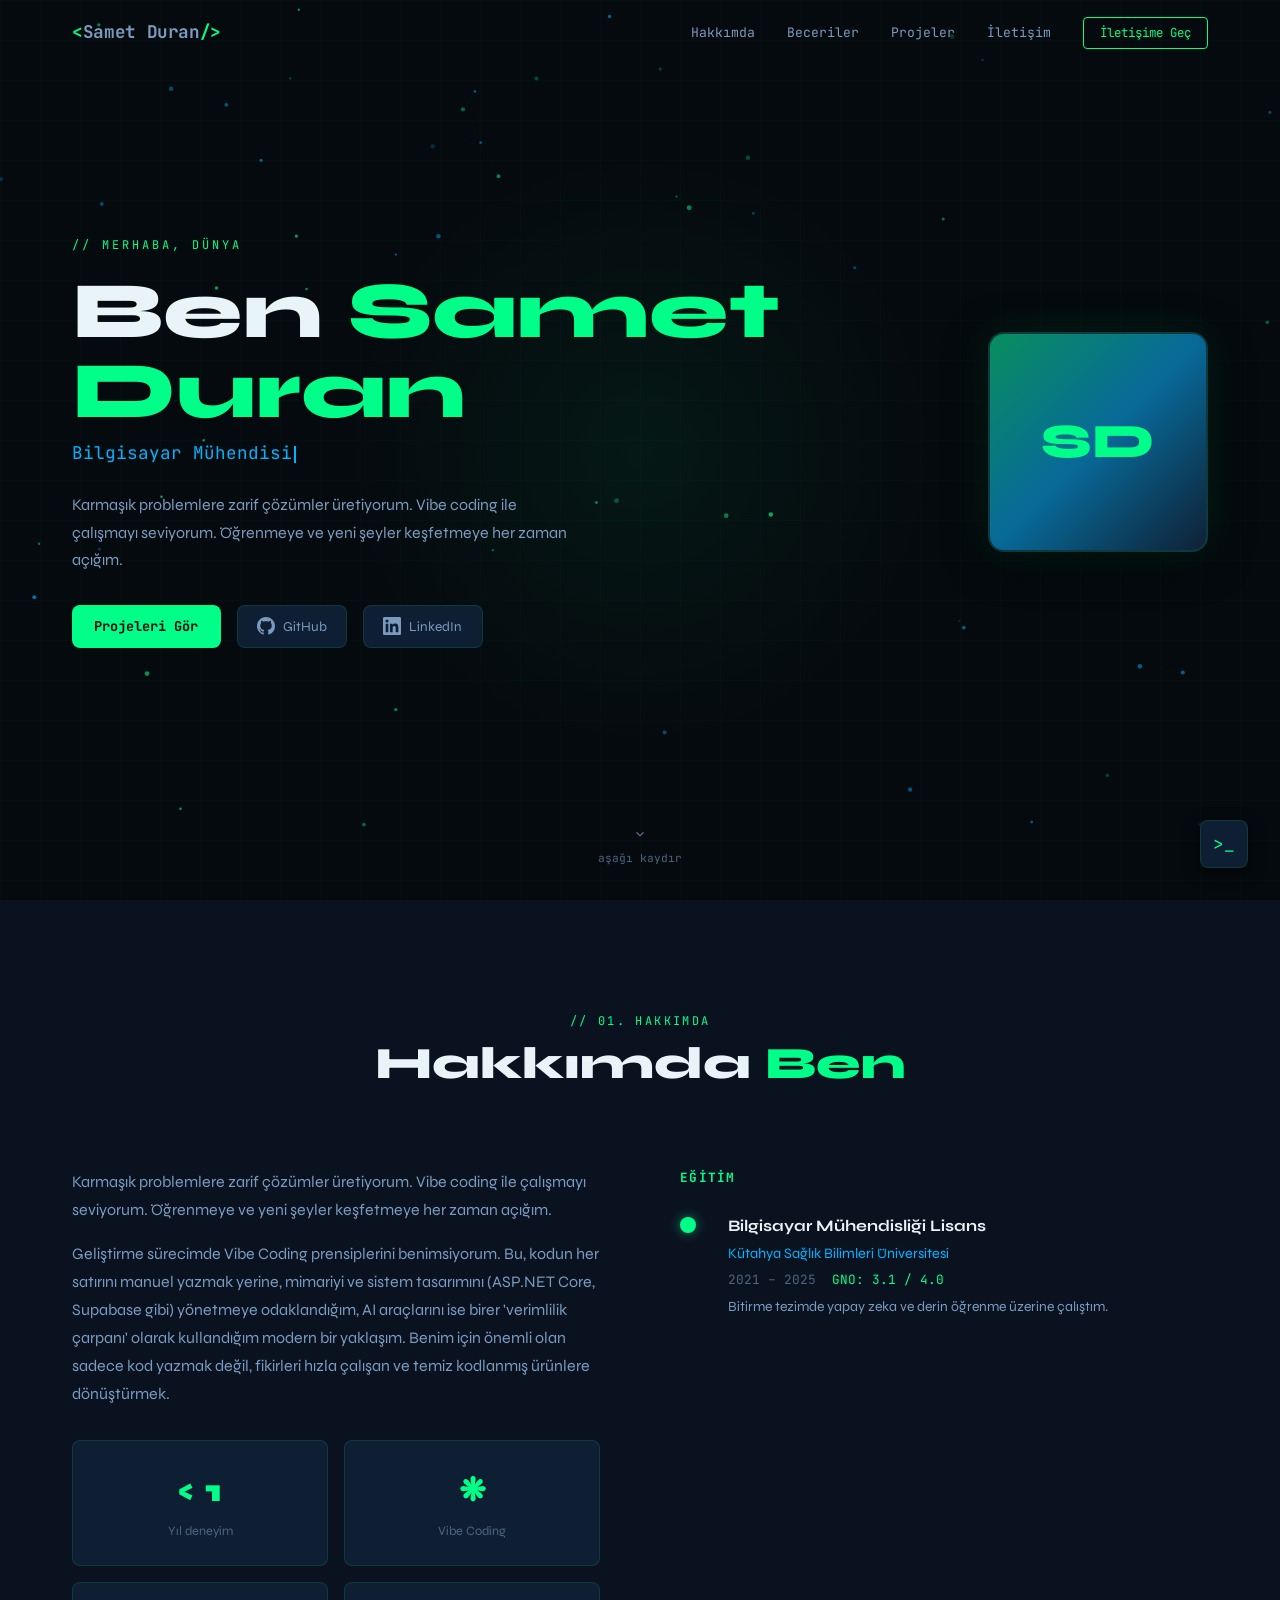
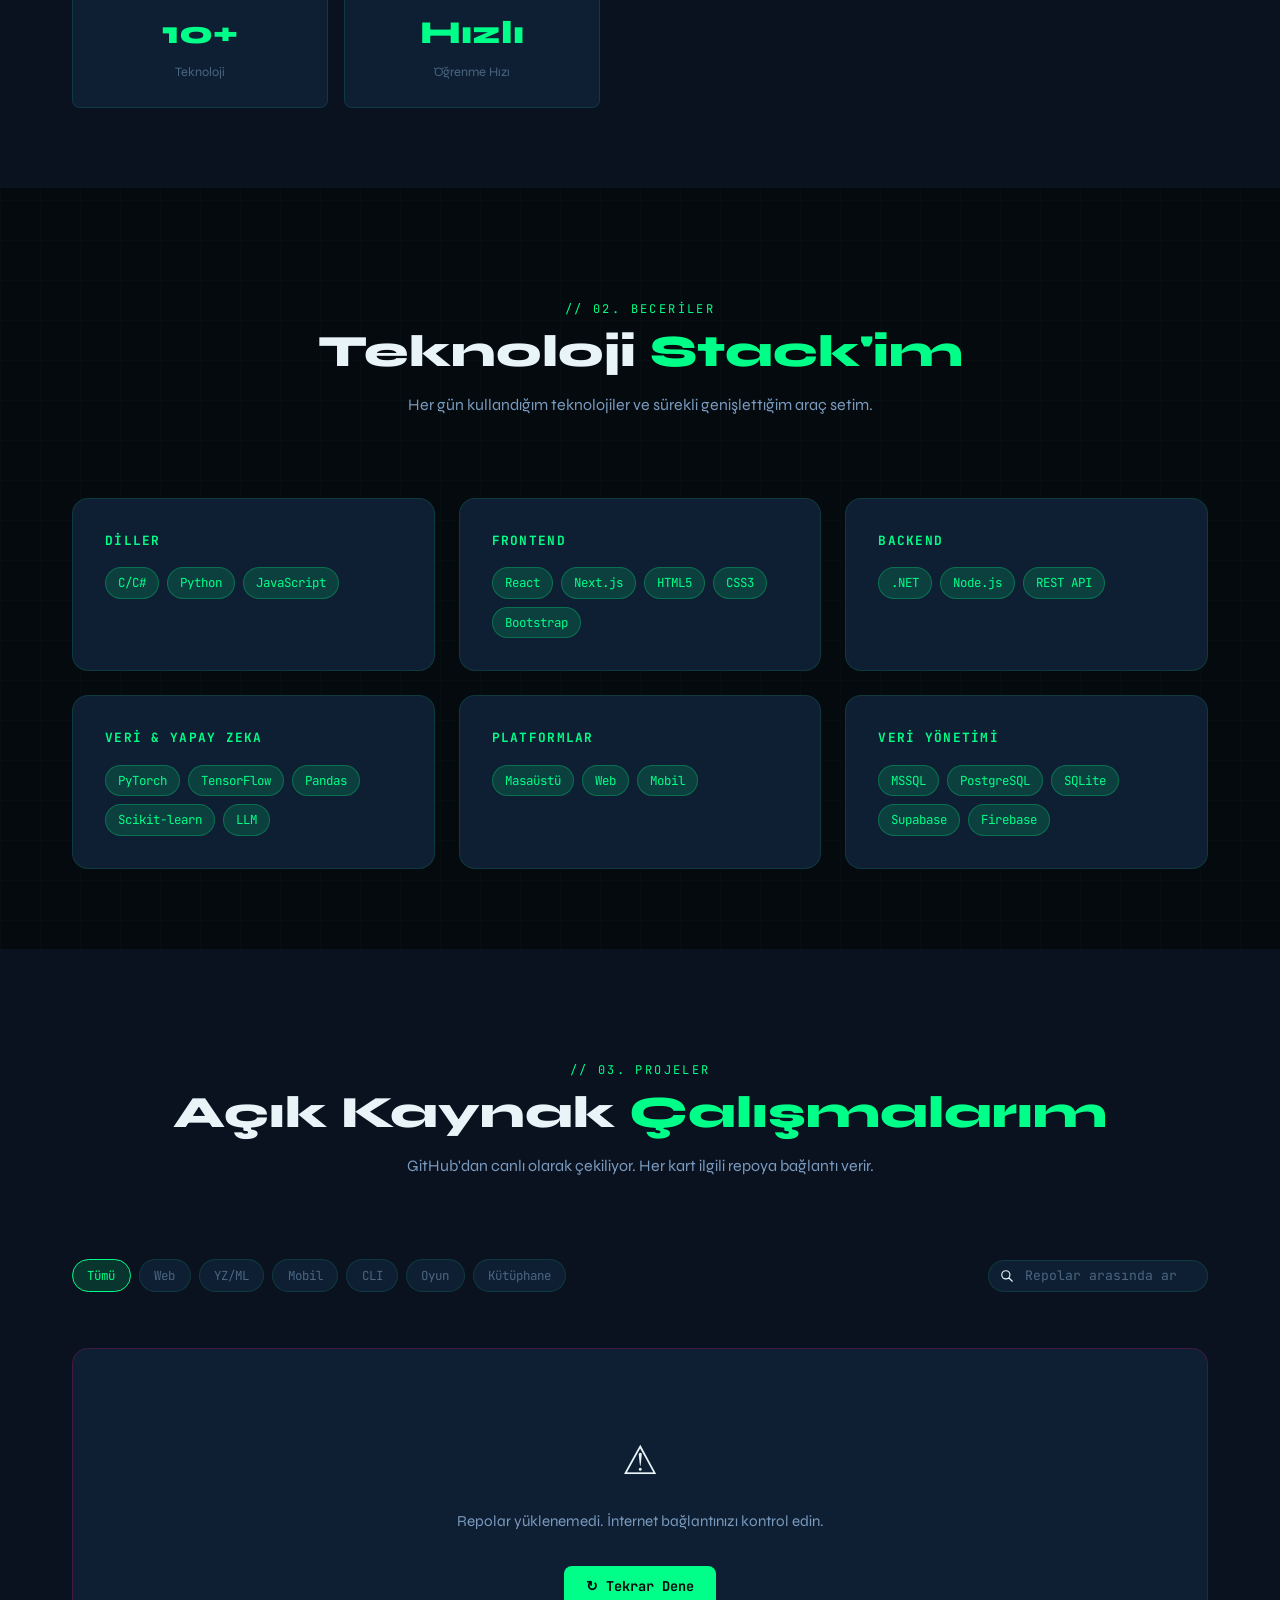
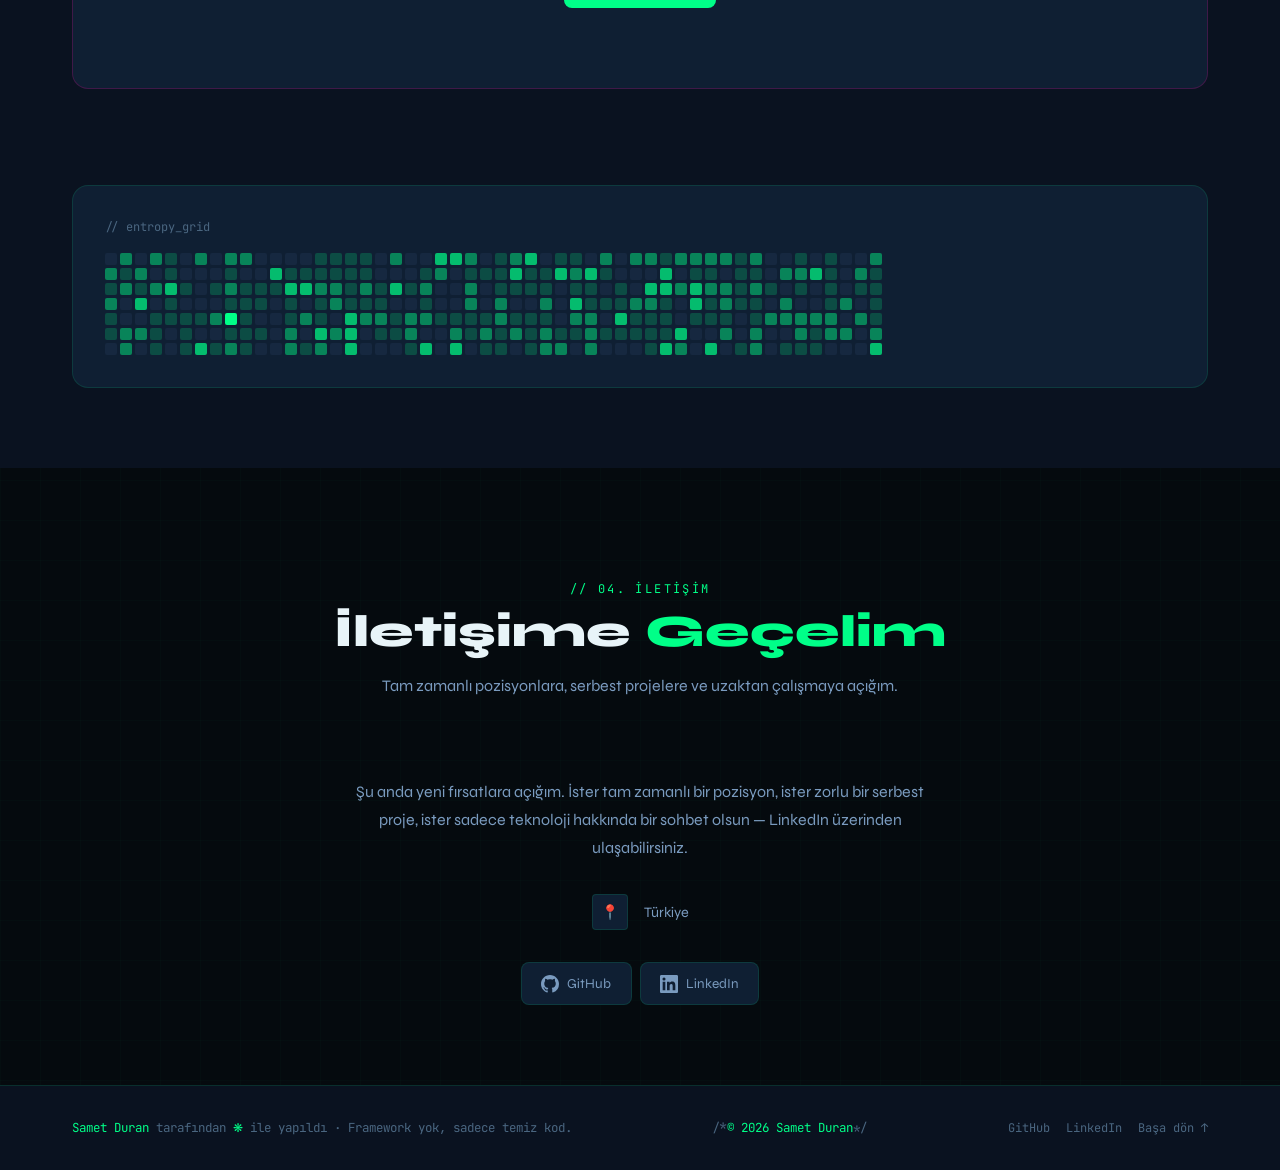
<file: index.html>
<!DOCTYPE html>
<html lang="tr" data-theme="dark">
<head>
  <meta charset="UTF-8">
  <meta name="viewport" content="width=device-width, initial-scale=1.0">
  <meta name="theme-color" content="#050a0e">
  <meta name="robots" content="index, follow">

  <!-- SEO — app.js tarafından config'den doldurulur -->
  <title>Portfolyo</title>
  <meta name="description" content="">
  <meta name="keywords" content="">

  <!-- Open Graph -->
  <meta property="og:type"        content="website">
  <meta property="og:title"       content="">
  <meta property="og:description" content="">
  <meta property="og:url"         content="">
  <meta property="og:image"       content="">

  <!-- Twitter Card -->
  <meta property="twitter:card"  content="summary_large_image">
  <meta property="twitter:title" content="">

  <!-- Canonical -->
  <link rel="canonical" href="">

  <!-- Kritik fontları önceden yükle -->
  <link rel="preconnect" href="https://fonts.googleapis.com">
  <link rel="preconnect" href="https://fonts.gstatic.com" crossorigin>
  <link href="https://fonts.googleapis.com/css2?family=Syne:wght@400;700;800;900&family=JetBrains+Mono:wght@400;600;700&display=swap"
        rel="stylesheet">

  <!-- Stil Dosyaları -->
  <link rel="stylesheet" href="css/variables.css">
  <link rel="stylesheet" href="css/components.css">
  <link rel="stylesheet" href="css/layout.css">

  <!-- Favicon (satır içi) -->
  <link rel="icon" href="data:image/svg+xml,<svg xmlns='http://www.w3.org/2000/svg' viewBox='0 0 100 100'><text y='.9em' font-size='90'>⚡</text></svg>">

  <!-- sr-only yardımcı sınıfı -->
  <style>
    .sr-only {
      position: absolute;
      width: 1px; height: 1px;
      padding: 0; margin: -1px;
      overflow: hidden;
      clip: rect(0,0,0,0);
      white-space: nowrap;
      border: 0;
    }
  </style>
</head>
<body>

  <!-- Kaydırma ilerleme çubuğu -->
  <div id="scroll-progress" role="progressbar" aria-label="Sayfa kaydırma ilerlemesi" aria-valuenow="0" aria-valuemin="0" aria-valuemax="100"></div>

  <!-- ══ NAVİGASYON ══════════════════════════════════════════════ -->
  <nav id="navbar" role="navigation" aria-label="Ana navigasyon">
    <div class="container nav-inner">
      <a href="#hero" class="nav-logo" aria-label="Ana sayfa">
        &lt;<span id="site-name">Portfolyo</span>/&gt;
      </a>

      <ul id="nav-menu" role="list">
        <li><a href="#about"    class="nav-link">Hakkımda</a></li>
        <li><a href="#skills"   class="nav-link">Beceriler</a></li>
        <li><a href="#projects" class="nav-link">Projeler</a></li>
        <li><a href="#contact"  class="nav-link">İletişim</a></li>
        <li>
          <a href="#contact" class="nav-cta" aria-label="İletişime geç">
            İletişime Geç
          </a>
        </li>
      </ul>

      <button id="hamburger" aria-label="Navigasyon menüsünü aç/kapat" aria-expanded="false" aria-controls="nav-menu">
        <span></span><span></span><span></span>
      </button>
    </div>
  </nav>

  <div id="nav-overlay" aria-hidden="true"></div>

  <!-- ══ HERO ════════════════════════════════════════════════ -->
  <section id="hero" aria-label="Tanıtım">
    <canvas id="particle-canvas" aria-hidden="true"></canvas>
    <div class="hero-glow" aria-hidden="true"></div>

    <div class="container">
      <div class="hero-inner">
        <div class="hero-content">
          <p class="hero-label">// Merhaba, Dünya</p>
          <h1 class="hero-name">
            Ben <span class="accent" id="hero-name">Samet Duran</span>
          </h1>
          <p class="hero-subtitle" aria-live="polite">
            <span id="typing-text"></span><span class="cursor" aria-hidden="true"></span>
          </p>
          <p class="hero-bio" id="hero-bio"></p>

          <div class="hero-actions" role="list">
            <a href="#projects" class="btn-primary" role="listitem">
              Projeleri Gör
            </a>
            <a href="" data-social="github" class="btn-icon" target="_blank" rel="noopener noreferrer" role="listitem" aria-label="GitHub profili">
              <svg viewBox="0 0 16 16" aria-hidden="true"><path d="M8 0C3.58 0 0 3.58 0 8c0 3.54 2.29 6.53 5.47 7.59.4.07.55-.17.55-.38 0-.19-.01-.82-.01-1.49-2.01.37-2.53-.49-2.69-.94-.09-.23-.48-.94-.82-1.13-.28-.15-.68-.52-.01-.53.63-.01 1.08.58 1.23.82.72 1.21 1.87.87 2.33.66.07-.52.28-.87.51-1.07-1.78-.2-3.64-.89-3.64-3.95 0-.87.31-1.59.82-2.15-.08-.2-.36-1.02.08-2.12 0 0 .67-.21 2.2.82.64-.18 1.32-.27 2-.27.68 0 1.36.09 2 .27 1.53-1.04 2.2-.82 2.2-.82.44 1.1.16 1.92.08 2.12.51.56.82 1.27.82 2.15 0 3.07-1.87 3.75-3.65 3.95.29.25.54.73.54 1.48 0 1.07-.01 1.93-.01 2.2 0 .21.15.46.55.38A8.013 8.013 0 0016 8c0-4.42-3.58-8-8-8z"/></svg>
              GitHub
            </a>
            <a href="" data-social="linkedin" class="btn-icon" target="_blank" rel="noopener noreferrer" role="listitem" aria-label="LinkedIn profili">
              <svg viewBox="0 0 24 24" aria-hidden="true"><path d="M20.447 20.452h-3.554v-5.569c0-1.328-.027-3.037-1.852-3.037-1.853 0-2.136 1.445-2.136 2.939v5.667H9.351V9h3.414v1.561h.046c.477-.9 1.637-1.85 3.37-1.85 3.601 0 4.267 2.37 4.267 5.455v6.286zM5.337 7.433a2.062 2.062 0 01-2.063-2.065 2.064 2.064 0 112.063 2.065zm1.782 13.019H3.555V9h3.564v11.452zM22.225 0H1.771C.792 0 0 .774 0 1.729v20.542C0 23.227.792 24 1.771 24h20.451C23.2 24 24 23.227 24 22.271V1.729C24 .774 23.2 0 22.222 0h.003z"/></svg>
              LinkedIn
            </a>

          </div>
        </div>

        <div class="hero-avatar animate-on-scroll" id="hero-avatar" aria-label="Profil fotoğrafı"></div>
      </div>
    </div>

    <div class="hero-scroll" aria-hidden="true">
      <svg viewBox="0 0 24 24"><path d="M7.41 8.59L12 13.17l4.59-4.58L18 10l-6 6-6-6 1.41-1.41z"/></svg>
      aşağı kaydır
    </div>
  </section>

  <!-- ══ HAKKIMDA ════════════════════════════════════════════════ -->
  <section id="about" aria-labelledby="about-heading">
    <div class="container">
      <div class="section-header animate-on-scroll">
        <p class="section-label">// 01. hakkımda</p>
        <h2 class="section-title" id="about-heading">Hakkımda <span>Ben</span></h2>
      </div>

      <div class="about-grid">
        <div class="about-text animate-on-scroll">
          <p id="about-bio"></p>
          <p>
            Geliştirme sürecimde Vibe Coding prensiplerini benimsiyorum. Bu, kodun her satırını manuel yazmak yerine, mimariyi ve sistem tasarımını (ASP.NET Core, Supabase gibi) yönetmeye odaklandığım, AI araçlarını ise birer 'verimlilik çarpanı' olarak kullandığım modern bir yaklaşım. Benim için önemli olan sadece kod yazmak değil, fikirleri hızla çalışan ve temiz kodlanmış ürünlere dönüştürmek.
          </p>

          <div class="about-stats" role="list" aria-label="Hızlı istatistikler">
            <div class="stat-card" role="listitem">
              <div class="stat-num">&lt; 1</div>
              <div class="stat-label">Yıl deneyim</div>
            </div>
            <div class="stat-card" role="listitem">
              <div class="stat-num">❋</div>
              <div class="stat-label">Vibe Coding</div>
            </div>
            <div class="stat-card" role="listitem">
              <div class="stat-num">10+</div>
              <div class="stat-label">Teknoloji</div>
            </div>
            <div class="stat-card" role="listitem">
              <div class="stat-num">Hızlı</div>
              <div class="stat-label">Öğrenme Hızı</div>
            </div>
          </div>
        </div>

        <div class="animate-on-scroll" style="transition-delay:100ms">
          <h3 style="font-family:var(--font-mono);font-size:.8rem;color:var(--accent);letter-spacing:.1em;text-transform:uppercase;margin-bottom:var(--space-lg)">Eğitim</h3>
          <div id="education-list" role="list" aria-label="Eğitim geçmişi"></div>
        </div>
      </div>
    </div>
  </section>

  <!-- ══ BECERİLER ════════════════════════════════════════════════ -->
  <section id="skills" aria-labelledby="skills-heading">
    <div class="container">
      <div class="section-header animate-on-scroll">
        <p class="section-label">// 02. beceriler</p>
        <h2 class="section-title" id="skills-heading">Teknoloji <span>Stack'im</span></h2>
        <p class="section-subtitle">Her gün kullandığım teknolojiler ve sürekli genişlettığim araç setim.</p>
      </div>

      <div class="skills-grid" id="skills-grid" role="list" aria-label="Teknoloji becerileri"></div>
    </div>
  </section>

  <!-- ══ PROJELER ════════════════════════════════════════════ -->
  <section id="projects" aria-labelledby="projects-heading">
    <div class="container">
      <div class="section-header animate-on-scroll">
        <p class="section-label">// 03. projeler</p>
        <h2 class="section-title" id="projects-heading">Açık Kaynak <span>Çalışmalarım</span></h2>
        <p class="section-subtitle">GitHub'dan canlı olarak çekiliyor. Her kart ilgili repoya bağlantı verir.</p>
      </div>

      <!-- Araç çubuğu -->
      <div class="projects-toolbar animate-on-scroll">
        <div id="filter-tags" role="group" aria-label="Kategoriye göre filtrele"></div>
        <div class="search-wrap">
          <svg viewBox="0 0 24 24" aria-hidden="true"><path d="M21 21l-6-6m2-5a7 7 0 11-14 0 7 7 0 0114 0z" stroke="currentColor" stroke-width="2" fill="none" stroke-linecap="round"/></svg>
          <input type="search" id="project-search" placeholder="Repolar arasında ara…" aria-label="Repo ara" autocomplete="off">
        </div>
      </div>

      <div class="projects-meta">
        <span id="repo-count" aria-live="polite" aria-atomic="true"></span>
        <span id="data-source-badge"></span>
      </div>

      <!-- Grid -->
      <div id="projects-grid" class="projects-grid" role="list" aria-label="Proje repoları" aria-live="polite"></div>

      <!-- Sayfalama -->
      <nav id="projects-pagination" aria-label="Projeler sayfalama"></nav>

      <!-- Katkı grafiği (dekoratif) -->
      <div class="contrib-section animate-on-scroll" aria-hidden="true">
        <p class="contrib-label">// entropy_grid</p>
        <div id="contrib-grid" role="presentation"></div>
      </div>
    </div>
  </section>

  <!-- ══ İLETİŞİM ════════════════════════════════════════════ -->
  <section id="contact" aria-labelledby="contact-heading">
    <div class="container">
      <div class="section-header animate-on-scroll">
        <p class="section-label">// 04. iletişim</p>
        <h2 class="section-title" id="contact-heading">İletişime <span>Geçelim</span></h2>
        <p class="section-subtitle">Tam zamanlı pozisyonlara, serbest projelere ve uzaktan çalışmaya açığım.</p>
      </div>

      <div class="contact-info animate-on-scroll" style="max-width:600px;margin:0 auto;text-align:center">
        <p style="margin-bottom:var(--space-xl)">Şu anda yeni fırsatlara açığım. İster tam zamanlı bir pozisyon, ister zorlu bir serbest proje, ister sadece teknoloji hakkında bir sohbet olsun — LinkedIn üzerinden ulaşabilirsiniz.</p>

        <div class="contact-item" style="justify-content:center">
          <span class="contact-icon" aria-hidden="true">📍</span>
          <span id="contact-location"></span>
        </div>

        <div class="social-links" role="list" aria-label="Sosyal medya bağlantıları" style="justify-content:center;margin-top:var(--space-xl)">
          <a href="" data-social="github" class="btn-icon" target="_blank" rel="noopener noreferrer" role="listitem" aria-label="GitHub">
            <svg viewBox="0 0 16 16" aria-hidden="true"><path d="M8 0C3.58 0 0 3.58 0 8c0 3.54 2.29 6.53 5.47 7.59.4.07.55-.17.55-.38 0-.19-.01-.82-.01-1.49-2.01.37-2.53-.49-2.69-.94-.09-.23-.48-.94-.82-1.13-.28-.15-.68-.52-.01-.53.63-.01 1.08.58 1.23.82.72 1.21 1.87.87 2.33.66.07-.52.28-.87.51-1.07-1.78-.2-3.64-.89-3.64-3.95 0-.87.31-1.59.82-2.15-.08-.2-.36-1.02.08-2.12 0 0 .67-.21 2.2.82.64-.18 1.32-.27 2-.27.68 0 1.36.09 2 .27 1.53-1.04 2.2-.82 2.2-.82.44 1.1.16 1.92.08 2.12.51.56.82 1.27.82 2.15 0 3.07-1.87 3.75-3.65 3.95.29.25.54.73.54 1.48 0 1.07-.01 1.93-.01 2.2 0 .21.15.46.55.38A8.013 8.013 0 0016 8c0-4.42-3.58-8-8-8z"/></svg>
            GitHub
          </a>
          <a href="" data-social="linkedin" class="btn-icon" target="_blank" rel="noopener noreferrer" role="listitem" aria-label="LinkedIn">
            <svg viewBox="0 0 24 24" aria-hidden="true"><path d="M20.447 20.452h-3.554v-5.569c0-1.328-.027-3.037-1.852-3.037-1.853 0-2.136 1.445-2.136 2.939v5.667H9.351V9h3.414v1.561h.046c.477-.9 1.637-1.85 3.37-1.85 3.601 0 4.267 2.37 4.267 5.455v6.286zM5.337 7.433a2.062 2.062 0 01-2.063-2.065 2.064 2.064 0 112.063 2.065zm1.782 13.019H3.555V9h3.564v11.452zM22.225 0H1.771C.792 0 0 .774 0 1.729v20.542C0 23.227.792 24 1.771 24h20.451C23.2 24 24 23.227 24 22.271V1.729C24 .774 23.2 0 22.222 0h.003z"/></svg>
            LinkedIn
          </a>
        </div>
      </div>
    </div>
  </section>

  <!-- ══ FOOTER ═══════════════════════════════════════════════ -->
  <footer role="contentinfo">
    <div class="container footer-inner">
      <p class="footer-copy">
        <span id="footer-name"></span> tarafından <span>❋</span> ile yapıldı · Framework yok, sadece temiz kod.
      </p>
      <p class="footer-copy">
         /*<span>©  2026 </span><span id="footer-name2"></span>*/
      </p>
      <nav class="footer-links" aria-label="Footer bağlantıları">
        <a href="" data-social="github" target="_blank" rel="noopener noreferrer">GitHub</a>
        <a href="" data-social="linkedin" target="_blank" rel="noopener noreferrer">LinkedIn</a>
        <a href="#hero">Başa dön ↑</a>
      </nav>
    </div>
  </footer>

  <!-- ══ PROJE MODALİ ════════════════════════════════════════════ -->
  <div id="project-modal" class="modal-overlay" hidden aria-hidden="true" aria-modal="true" role="dialog" aria-labelledby="modal-title">
    <div class="modal-box">
      <button id="modal-close" class="modal-close" aria-label="İletişim kutusunu kapat">✕</button>
      <div id="modal-body"></div>
    </div>
  </div>

  <!-- ══ TERMİNAL ═════════════════════════════════════════════ -->
  <button id="terminal-trigger" aria-label="Terminali aç" aria-expanded="false" aria-controls="terminal" title="Terminal (paskalya yumurtası)">
    &gt;_
  </button>

  <div id="terminal" role="complementary" aria-label="Etkileşimli terminal">
    <div class="term-bar">
      <span class="term-dot term-dot--r" aria-hidden="true"></span>
      <span class="term-dot term-dot--y" aria-hidden="true"></span>
      <span class="term-dot term-dot--g" aria-hidden="true"></span>
      <span class="term-title">bash — portfolyo</span>
    </div>
    <div id="term-output" aria-live="polite" aria-label="Terminal çıktısı"></div>
    <div class="term-input-row">
      <span class="term-ps" aria-hidden="true">❯</span>
      <label for="term-input" class="sr-only">Terminal komut girişi</label>
      <input type="text" id="term-input" autocomplete="off" autocorrect="off" spellcheck="false" placeholder="bir komut yazın…" aria-label="Terminal girişi">
    </div>
  </div>

  <!-- Scriptler — sıra önemli -->
  <script src="js/config.js"></script>
  <script src="js/github.js"></script>
  <script src="js/components.js"></script>
  <script src="js/projects.js"></script>
  <script src="js/ui.js"></script>
  <script src="js/app.js"></script>

</body>
</html>
</file>
<file: css/variables.css>
/* ============================================================
   variables.css — Design tokens & CSS custom properties
   ============================================================ */

:root {
  /* Palette */
  --clr-bg:           #050a0e;
  --clr-bg-2:         #0a1220;
  --clr-bg-3:         #0d1a2a;
  --clr-surface:      #0f1f33;
  --clr-surface-2:    #162840;
  --clr-border:       rgba(0, 255, 136, 0.12);
  --clr-border-hover: rgba(0, 255, 136, 0.35);

  /* Accent */
  --accent:           #00ff88;
  --accent-dim:       rgba(0, 255, 136, 0.15);
  --accent-glow:      0 0 20px rgba(0, 255, 136, 0.4);
  --accent-2:         #00b4ff;
  --accent-2-dim:     rgba(0, 180, 255, 0.15);
  --accent-3:         #ff0099;

  /* Text */
  --txt-primary:      #e8f4f8;
  --txt-secondary:    #7a9bbf;
  --txt-muted:        #4a6680;
  --txt-accent:       var(--accent);

  /* Typography */
  --font-mono:        'JetBrains Mono', 'Fira Code', 'Cascadia Code', monospace;
  --font-sans:        'Syne', 'DM Sans', system-ui, sans-serif;
  --font-display:     'Syne', sans-serif;

  /* Spacing */
  --space-xs:   0.25rem;
  --space-sm:   0.5rem;
  --space-md:   1rem;
  --space-lg:   1.5rem;
  --space-xl:   2rem;
  --space-2xl:  3rem;
  --space-3xl:  5rem;

  /* Layout */
  --max-w:        1200px;
  --nav-h:        64px;
  --radius-sm:    4px;
  --radius-md:    8px;
  --radius-lg:    16px;
  --radius-full:  9999px;

  /* Transitions */
  --ease-out:  cubic-bezier(0.22, 1, 0.36, 1);
  --ease-in:   cubic-bezier(0.64, 0, 0.78, 0);
  --dur-fast:  150ms;
  --dur-med:   300ms;
  --dur-slow:  600ms;

  /* Shadows */
  --shadow-sm:  0 1px 3px rgba(0,0,0,0.4);
  --shadow-md:  0 4px 16px rgba(0,0,0,0.5);
  --shadow-lg:  0 8px 40px rgba(0,0,0,0.6);
  --shadow-card: 0 0 0 1px var(--clr-border), var(--shadow-md);
}

/* ── Reset ──────────────────────────────────────────────── */
*, *::before, *::after { box-sizing: border-box; margin: 0; padding: 0; }

html {
  scroll-behavior: smooth;
  font-size: 16px;
  -webkit-text-size-adjust: 100%;
}

body {
  background: var(--clr-bg);
  color: var(--txt-primary);
  font-family: var(--font-sans);
  line-height: 1.6;
  min-height: 100vh;
  overflow-x: hidden;
  /* Subtle grid texture */
  background-image:
    linear-gradient(rgba(0,255,136,0.015) 1px, transparent 1px),
    linear-gradient(90deg, rgba(0,255,136,0.015) 1px, transparent 1px);
  background-size: 40px 40px;
}

img { display: block; max-width: 100%; }
a   { color: inherit; text-decoration: none; }
button { cursor: pointer; font: inherit; border: none; background: none; }
ul, ol { list-style: none; }

/* Focus ring — accessibility */
:focus-visible {
  outline: 2px solid var(--accent);
  outline-offset: 3px;
  border-radius: var(--radius-sm);
}

/* Scrollbar */
::-webkit-scrollbar       { width: 6px; height: 6px; }
::-webkit-scrollbar-track { background: var(--clr-bg-2); }
::-webkit-scrollbar-thumb { background: var(--clr-surface-2); border-radius: 3px; }
::-webkit-scrollbar-thumb:hover { background: var(--accent-dim); }

/* Selection */
::selection { background: var(--accent-dim); color: var(--accent); }

/* Container */
.container {
  width: 100%;
  max-width: var(--max-w);
  margin: 0 auto;
  padding: 0 var(--space-xl);
}

@media (max-width: 640px) {
  .container { padding: 0 var(--space-md); }
}
</file>
<file: css/components.css>
/* ============================================================
   components.css — Reusable UI components
   ============================================================ */

/* ── Buttons ─────────────────────────────────────────────── */
.btn-primary {
  display: inline-flex;
  align-items: center;
  gap: var(--space-sm);
  padding: 0.65rem 1.4rem;
  background: var(--accent);
  color: var(--clr-bg);
  font-family: var(--font-mono);
  font-size: 0.85rem;
  font-weight: 700;
  border-radius: var(--radius-md);
  transition: box-shadow var(--dur-med) var(--ease-out), transform var(--dur-fast);
}
.btn-primary:hover {
  box-shadow: var(--accent-glow);
  transform: translateY(-2px);
}
.btn-primary:active { transform: translateY(0); }

.btn-secondary {
  display: inline-flex;
  align-items: center;
  gap: var(--space-sm);
  padding: 0.65rem 1.4rem;
  background: transparent;
  color: var(--accent-2);
  font-family: var(--font-mono);
  font-size: 0.85rem;
  font-weight: 600;
  border: 1px solid var(--accent-2);
  border-radius: var(--radius-md);
  transition: background var(--dur-med), box-shadow var(--dur-med), transform var(--dur-fast);
}
.btn-secondary:hover {
  background: rgba(0, 180, 255, 0.1);
  box-shadow: 0 0 16px rgba(0, 180, 255, 0.3);
  transform: translateY(-2px);
}

.btn-icon {
  display: inline-flex;
  align-items: center;
  gap: 0.5rem;
  padding: 0.6rem 1.2rem;
  border: 1px solid var(--clr-border);
  border-radius: var(--radius-md);
  font-size: 0.85rem;
  color: var(--txt-secondary);
  background: var(--clr-surface);
  transition: border-color var(--dur-med), color var(--dur-med), transform var(--dur-fast), box-shadow var(--dur-med);
}
.btn-icon:hover {
  border-color: var(--accent);
  color: var(--accent);
  transform: translateY(-2px);
  box-shadow: var(--accent-glow);
}
.btn-icon svg { width: 18px; height: 18px; fill: currentColor; }

/* ── Section titles ─────────────────────────────────────── */
.section-header {
  text-align: center;
  margin-bottom: var(--space-3xl);
}
.section-label {
  font-family: var(--font-mono);
  font-size: 0.75rem;
  color: var(--accent);
  letter-spacing: 0.2em;
  text-transform: uppercase;
  margin-bottom: var(--space-sm);
}
.section-title {
  font-family: var(--font-display);
  font-size: clamp(1.8rem, 4vw, 2.8rem);
  font-weight: 800;
  color: var(--txt-primary);
  line-height: 1.1;
}
.section-title span { color: var(--accent); }
.section-subtitle {
  margin-top: var(--space-md);
  color: var(--txt-secondary);
  font-size: 1rem;
  max-width: 520px;
  margin-left: auto;
  margin-right: auto;
}

/* ── Skill cards ─────────────────────────────────────────── */
.skill-card {
  background: var(--clr-surface);
  border: 1px solid var(--clr-border);
  border-radius: var(--radius-lg);
  padding: var(--space-xl);
  transition: border-color var(--dur-med), transform var(--dur-med) var(--ease-out);
}
.skill-card:hover {
  border-color: var(--clr-border-hover);
  transform: translateY(-4px);
}
.skill-category {
  font-family: var(--font-mono);
  font-size: 0.8rem;
  color: var(--accent);
  letter-spacing: 0.1em;
  text-transform: uppercase;
  margin-bottom: var(--space-md);
}
.skill-badges { display: flex; flex-wrap: wrap; gap: var(--space-sm); }
.skill-badge {
  padding: 0.3rem 0.75rem;
  background: var(--accent-dim);
  color: var(--accent);
  border: 1px solid rgba(0, 255, 136, 0.25);
  border-radius: var(--radius-full);
  font-family: var(--font-mono);
  font-size: 0.78rem;
  transition: background var(--dur-fast), transform var(--dur-fast);
}
.skill-badge:hover { background: rgba(0, 255, 136, 0.25); transform: scale(1.05); }

/* ── Project cards ──────────────────────────────────────── */
.project-card {
  background: var(--clr-surface);
  border: 1px solid var(--clr-border);
  border-radius: var(--radius-lg);
  padding: var(--space-xl);
  display: flex;
  flex-direction: column;
  gap: var(--space-md);
  transition: border-color var(--dur-med), transform var(--dur-med) var(--ease-out), box-shadow var(--dur-med);
  cursor: pointer;
  position: relative;
  overflow: hidden;
}
.project-card::before {
  content: '';
  position: absolute;
  top: 0; left: 0; right: 0;
  height: 2px;
  background: linear-gradient(90deg, var(--accent), var(--accent-2));
  opacity: 0;
  transition: opacity var(--dur-med);
}
.project-card:hover {
  border-color: var(--clr-border-hover);
  transform: translateY(-6px);
  box-shadow: var(--shadow-lg), 0 0 30px rgba(0, 255, 136, 0.08);
}
.project-card:hover::before { opacity: 1; }

.project-card-header {
  display: flex;
  align-items: center;
  gap: var(--space-sm);
}
.repo-icon {
  width: 16px; height: 16px;
  fill: var(--txt-muted);
  flex-shrink: 0;
}
.project-name {
  font-family: var(--font-mono);
  font-size: 0.95rem;
  font-weight: 600;
  color: var(--accent-2);
  word-break: break-word;
}
.badge-archived {
  font-size: 0.65rem;
  padding: 0.15rem 0.5rem;
  background: rgba(255, 166, 0, 0.15);
  color: #ffa600;
  border: 1px solid rgba(255, 166, 0, 0.3);
  border-radius: var(--radius-full);
  font-family: var(--font-mono);
  margin-left: auto;
}

.project-desc {
  font-size: 0.875rem;
  color: var(--txt-secondary);
  line-height: 1.55;
  flex: 1;
  display: -webkit-box;
  -webkit-line-clamp: 3;
  line-clamp: 3;
  -webkit-box-orient: vertical;
  overflow: hidden;
}

.repo-topics { display: flex; flex-wrap: wrap; gap: 0.35rem; }
.repo-topic {
  font-size: 0.7rem;
  font-family: var(--font-mono);
  padding: 0.15rem 0.55rem;
  background: var(--accent-2-dim);
  color: var(--accent-2);
  border-radius: var(--radius-full);
  border: 1px solid rgba(0, 180, 255, 0.2);
}

.project-meta {
  display: flex;
  align-items: center;
  gap: var(--space-md);
  font-size: 0.78rem;
  color: var(--txt-muted);
  font-family: var(--font-mono);
  flex-wrap: wrap;
}
.meta-lang { display: flex; align-items: center; gap: 0.35rem; }
.lang-dot { width: 10px; height: 10px; border-radius: 50%; flex-shrink: 0; }
.meta-stat {
  display: flex;
  align-items: center;
  gap: 0.3rem;
}
.meta-stat svg { width: 13px; height: 13px; fill: currentColor; }
.meta-updated { margin-left: auto; }

.project-links {
  display: flex;
  gap: var(--space-sm);
  margin-top: auto;
}
.btn-link {
  display: inline-flex;
  align-items: center;
  gap: 0.4rem;
  font-size: 0.78rem;
  font-family: var(--font-mono);
  padding: 0.35rem 0.85rem;
  border-radius: var(--radius-sm);
  border: 1px solid;
  transition: background var(--dur-fast), transform var(--dur-fast);
}
.btn-link svg { width: 13px; height: 13px; fill: currentColor; }
.btn-link--ghost {
  border-color: var(--clr-border);
  color: var(--txt-secondary);
}
.btn-link--ghost:hover { background: var(--clr-surface-2); color: var(--txt-primary); }
.btn-link--accent {
  border-color: rgba(0, 255, 136, 0.3);
  color: var(--accent);
  background: var(--accent-dim);
}
.btn-link--accent:hover { background: rgba(0, 255, 136, 0.25); transform: translateY(-1px); }

/* ── Skeleton loaders ─────────────────────────────────────  */
@keyframes shimmer {
  0%   { background-position: -600px 0; }
  100% { background-position:  600px 0; }
}
.skeleton {
  pointer-events: none;
  cursor: default;
}
.skel-line, .skel-dot {
  border-radius: var(--radius-sm);
  background: linear-gradient(90deg,
    var(--clr-surface-2) 25%,
    var(--clr-bg-3) 50%,
    var(--clr-surface-2) 75%);
  background-size: 600px 100%;
  animation: shimmer 1.4s infinite linear;
}
.skel-title  { height: 16px; width: 60%; margin-bottom: 0.5rem; }
.skel-desc   { height: 12px; width: 90%; margin-bottom: 0.35rem; }
.skel-short  { width: 70%; }
.skel-meta   { display: flex; align-items: center; gap: 0.75rem; margin-top: 0.75rem; }
.skel-dot    { width: 10px; height: 10px; border-radius: 50%; }
.skel-xs     { height: 10px; width: 40px; }

/* ── Error card ──────────────────────────────────────────── */
.error-card {
  grid-column: 1 / -1;
  text-align: center;
  padding: var(--space-3xl) var(--space-xl);
  background: var(--clr-surface);
  border: 1px solid rgba(255, 0, 153, 0.2);
  border-radius: var(--radius-lg);
}
.error-icon { font-size: 2.5rem; margin-bottom: var(--space-md); }
.error-msg  { color: var(--txt-secondary); margin-bottom: var(--space-xl); font-size: 0.95rem; }

/* ── No results ──────────────────────────────────────────── */
.no-results {
  grid-column: 1 / -1;
  text-align: center;
  padding: var(--space-3xl);
  color: var(--txt-secondary);
}
.no-results-icon { font-size: 2rem; display: block; margin-bottom: var(--space-md); }

/* ── Cache badge ─────────────────────────────────────────── */
.cache-badge {
  font-family: var(--font-mono);
  font-size: 0.7rem;
  padding: 0.2rem 0.6rem;
  background: var(--accent-dim);
  color: var(--accent);
  border-radius: var(--radius-full);
  border: 1px solid rgba(0,255,136,0.2);
}
.cache-warn { color: #ffa600; font-family: var(--font-mono); font-size: 0.75rem; }

/* ── Education timeline ──────────────────────────────────── */
.edu-item {
  display: flex;
  gap: var(--space-xl);
  position: relative;
  padding-bottom: var(--space-xl);
}
.edu-item:not(:last-child)::after {
  content: '';
  position: absolute;
  left: 7px;
  top: 16px;
  bottom: 0;
  width: 1px;
  background: var(--clr-border);
}
.edu-dot {
  width: 16px; height: 16px;
  border-radius: 50%;
  background: var(--accent);
  flex-shrink: 0;
  margin-top: 4px;
  box-shadow: 0 0 12px rgba(0,255,136,0.5);
}
.edu-degree { font-weight: 700; color: var(--txt-primary); font-size: 1rem; }
.edu-school { color: var(--accent-2); font-size: 0.9rem; margin: 0.2rem 0; }
.edu-meta   { display: flex; gap: var(--space-md); font-size: 0.8rem; color: var(--txt-muted); font-family: var(--font-mono); margin: 0.3rem 0; }
.edu-gpa    { color: var(--accent); }
.edu-desc   { font-size: 0.875rem; color: var(--txt-secondary); margin-top: 0.35rem; }

/* ── Modal ───────────────────────────────────────────────── */
.modal-overlay {
  position: fixed;
  inset: 0;
  background: rgba(5, 10, 14, 0.85);
  backdrop-filter: blur(8px);
  z-index: 1000;
  display: flex;
  align-items: center;
  justify-content: center;
  padding: var(--space-xl);
}
.modal-overlay[hidden] { display: none; }

.modal-box {
  background: var(--clr-surface);
  border: 1px solid var(--clr-border-hover);
  border-radius: var(--radius-lg);
  padding: var(--space-2xl);
  width: 100%;
  max-width: 560px;
  position: relative;
  box-shadow: var(--shadow-lg);
  animation: modal-in 0.25s var(--ease-out);
}
@keyframes modal-in {
  from { opacity: 0; transform: scale(0.95) translateY(10px); }
  to   { opacity: 1; transform: scale(1) translateY(0); }
}
.modal-close {
  position: absolute;
  top: var(--space-md);
  right: var(--space-md);
  width: 32px; height: 32px;
  display: flex; align-items: center; justify-content: center;
  border-radius: var(--radius-sm);
  color: var(--txt-muted);
  font-size: 1.2rem;
  transition: color var(--dur-fast), background var(--dur-fast);
}
.modal-close:hover { color: var(--txt-primary); background: var(--clr-surface-2); }
.modal-header { display: flex; align-items: center; gap: var(--space-sm); margin-bottom: var(--space-md); }
.modal-title  { font-family: var(--font-mono); font-size: 1.2rem; color: var(--accent-2); }
.modal-desc   { color: var(--txt-secondary); margin-bottom: var(--space-lg); line-height: 1.6; }
.modal-topics { margin-bottom: var(--space-lg); }
.modal-stats  { display: flex; gap: var(--space-xl); margin-bottom: var(--space-xl); }
.modal-stat   { display: flex; flex-direction: column; align-items: center; gap: 0.2rem; }
.modal-stat strong { font-size: 1.4rem; font-family: var(--font-mono); color: var(--txt-primary); }
.modal-stat small  { font-size: 0.75rem; color: var(--txt-muted); }
.modal-actions { display: flex; gap: var(--space-md); flex-wrap: wrap; }

/* ── Scroll animations ───────────────────────────────────── */
.animate-on-scroll {
  opacity: 0;
  transform: translateY(24px);
  transition: opacity var(--dur-slow) var(--ease-out), transform var(--dur-slow) var(--ease-out);
}
.animate-on-scroll.visible { opacity: 1; transform: translateY(0); }

/* Stagger via nth-child */
.project-card:nth-child(2) { transition-delay: 60ms; }
.project-card:nth-child(3) { transition-delay: 120ms; }
.project-card:nth-child(4) { transition-delay: 180ms; }
.project-card:nth-child(5) { transition-delay: 240ms; }
.project-card:nth-child(6) { transition-delay: 300ms; }
</file>
<file: css/layout.css>
/* ============================================================
   layout.css — Page structure, nav, sections, footer
   ============================================================ */

/* ── Scroll progress bar ─────────────────────────────────── */
#scroll-progress {
  position: fixed;
  top: 0; left: 0;
  height: 2px;
  width: 0%;
  background: linear-gradient(90deg, var(--accent), var(--accent-2), var(--accent-3));
  z-index: 9999;
  transition: width 80ms linear;
}

/* ── Navbar ──────────────────────────────────────────────── */
#navbar {
  position: fixed;
  top: 0; left: 0; right: 0;
  height: var(--nav-h);
  z-index: 100;
  transition: background var(--dur-med), box-shadow var(--dur-med), backdrop-filter var(--dur-med);
}
#navbar.scrolled {
  background: rgba(5, 10, 14, 0.88);
  backdrop-filter: blur(16px);
  box-shadow: 0 1px 0 var(--clr-border);
}
.nav-inner {
  display: flex;
  align-items: center;
  justify-content: space-between;
  height: 100%;
}
.nav-logo {
  font-family: var(--font-mono);
  font-size: 1.1rem;
  font-weight: 700;
  color: var(--accent);
  letter-spacing: -0.02em;
}
.nav-logo span { color: var(--txt-secondary); }
#nav-menu {
  display: flex;
  align-items: center;
  gap: var(--space-xl);
}
.nav-link {
  font-family: var(--font-mono);
  font-size: 0.82rem;
  color: var(--txt-secondary);
  transition: color var(--dur-fast);
  position: relative;
}
.nav-link::after {
  content: '';
  position: absolute;
  bottom: -4px; left: 0; right: 0;
  height: 1px;
  background: var(--accent);
  transform: scaleX(0);
  transition: transform var(--dur-med) var(--ease-out);
}
.nav-link:hover, .nav-link.active { color: var(--accent); }
.nav-link:hover::after, .nav-link.active::after { transform: scaleX(1); }

.nav-cta {
  font-family: var(--font-mono);
  font-size: 0.78rem;
  padding: 0.4rem 1rem;
  border: 1px solid var(--accent);
  border-radius: var(--radius-sm);
  color: var(--accent);
  transition: background var(--dur-fast);
}
.nav-cta:hover { background: var(--accent-dim); }

#hamburger {
  display: none;
  flex-direction: column;
  justify-content: center;
  gap: 5px;
  padding: 6px;
  cursor: pointer;
  z-index: 101;
  background: none;
  border: none;
}
#hamburger span {
  display: block;
  width: 22px;
  height: 2px;
  background: var(--txt-secondary);
  border-radius: 2px;
  transition: transform var(--dur-med) var(--ease-out), opacity var(--dur-med), background var(--dur-fast);
}

/* Hamburger → X animasyonu */
#hamburger[aria-expanded="true"] span:nth-child(1) {
  transform: translateY(7px) rotate(45deg);
  background: var(--accent);
}
#hamburger[aria-expanded="true"] span:nth-child(2) {
  opacity: 0;
  transform: scaleX(0);
}
#hamburger[aria-expanded="true"] span:nth-child(3) {
  transform: translateY(-7px) rotate(-45deg);
  background: var(--accent);
}

/* Overlay — menü açıkken arka planı karartır */
#nav-overlay {
  display: none;
  position: fixed;
  inset: 0;
  background: rgba(0, 0, 0, 0.5);
  z-index: 99;
  backdrop-filter: blur(2px);
}
#nav-overlay.open { display: block; }

/* ── Sections ─────────────────────────────────────────────── */
section {
  padding: calc(var(--space-3xl) + var(--nav-h) / 2) 0 var(--space-3xl);
}
section:first-of-type { padding-top: 0; }

/* ── Hero ─────────────────────────────────────────────────── */
#hero {
  position: relative;
  min-height: 100vh;
  display: flex;
  align-items: center;
  overflow: hidden;
  padding-top: var(--nav-h) !important;
}
#particle-canvas {
  position: absolute;
  inset: 0;
  width: 100%;
  height: 100%;
  pointer-events: none;
}
.hero-glow {
  position: absolute;
  width: 600px; height: 600px;
  border-radius: 50%;
  background: radial-gradient(circle, rgba(0,255,136,0.06) 0%, transparent 70%);
  top: 50%; left: 50%;
  transform: translate(-50%, -50%);
  pointer-events: none;
}
.hero-inner {
  position: relative;
  z-index: 1;
  display: grid;
  grid-template-columns: 1fr auto;
  align-items: center;
  gap: var(--space-3xl);
  width: 100%;
}
.hero-label {
  font-family: var(--font-mono);
  font-size: 0.75rem;
  color: var(--accent);
  letter-spacing: 0.25em;
  text-transform: uppercase;
  margin-bottom: var(--space-md);
}
.hero-name {
  font-family: var(--font-display);
  font-size: clamp(2.5rem, 7vw, 5rem);
  font-weight: 900;
  line-height: 1.0;
  color: var(--txt-primary);
  margin-bottom: var(--space-sm);
}
.hero-name .accent { color: var(--accent); }

.hero-subtitle {
  font-family: var(--font-mono);
  font-size: clamp(0.9rem, 2vw, 1.1rem);
  color: var(--accent-2);
  margin-bottom: var(--space-lg);
  min-height: 1.5em;
}
.cursor {
  display: inline-block;
  width: 2px; height: 1em;
  background: var(--accent-2);
  margin-left: 2px;
  vertical-align: middle;
  animation: blink 1s step-end infinite;
}
@keyframes blink { 0%,100%{opacity:1} 50%{opacity:0} }

.hero-bio {
  font-size: 1rem;
  color: var(--txt-secondary);
  max-width: 500px;
  margin-bottom: var(--space-xl);
  line-height: 1.7;
}
.hero-actions { display: flex; flex-wrap: wrap; gap: var(--space-md); }

.hero-avatar {
  width: 220px; height: 220px;
  border-radius: var(--radius-lg);
  background: var(--clr-surface);
  border: 2px solid var(--clr-border);
  display: flex;
  align-items: center;
  justify-content: center;
  font-family: var(--font-display);
  font-size: 3rem;
  font-weight: 900;
  color: var(--accent);
  position: relative;
  flex-shrink: 0;
  overflow: hidden;
  box-shadow: 0 0 40px rgba(0,255,136,0.1), var(--shadow-lg);
}
.hero-avatar::before {
  content: '';
  position: absolute;
  inset: -2px;
  border-radius: var(--radius-lg);
  background: linear-gradient(135deg, var(--accent), var(--accent-2), transparent);
  z-index: -1;
  opacity: 0.5;
}
.hero-avatar img { width: 100%; height: 100%; object-fit: cover; }

.hero-scroll {
  position: absolute;
  bottom: 2rem;
  left: 50%;
  transform: translateX(-50%);
  display: flex;
  flex-direction: column;
  align-items: center;
  gap: 0.5rem;
  font-family: var(--font-mono);
  font-size: 0.7rem;
  color: var(--txt-muted);
  animation: bounce 2s ease-in-out infinite;
}
.hero-scroll svg { width: 16px; fill: var(--txt-muted); }
@keyframes bounce { 0%,100%{transform:translateX(-50%) translateY(0)} 50%{transform:translateX(-50%) translateY(6px)} }

/* ── About ─────────────────────────────────────────────────── */
#about { background: var(--clr-bg-2); }
.about-grid {
  display: grid;
  grid-template-columns: 1fr 1fr;
  gap: var(--space-3xl);
  align-items: start;
}
.about-text p {
  color: var(--txt-secondary);
  margin-bottom: var(--space-md);
  line-height: 1.75;
}
.about-stats {
  display: grid;
  grid-template-columns: 1fr 1fr;
  gap: var(--space-md);
  margin-top: var(--space-xl);
}
.stat-card {
  background: var(--clr-surface);
  border: 1px solid var(--clr-border);
  border-radius: var(--radius-md);
  padding: var(--space-lg);
  text-align: center;
}
.stat-num {
  font-family: var(--font-display);
  font-size: 2rem;
  font-weight: 900;
  color: var(--accent);
}
.stat-label { font-size: 0.8rem; color: var(--txt-muted); margin-top: 0.25rem; }

/* ── Skills ─────────────────────────────────────────────────── */
.skills-grid {
  display: grid;
  grid-template-columns: repeat(auto-fill, minmax(280px, 1fr));
  gap: var(--space-lg);
}

/* ── Projects ─────────────────────────────────────────────── */
#projects { background: var(--clr-bg-2); }
.projects-toolbar {
  display: flex;
  flex-wrap: wrap;
  align-items: center;
  gap: var(--space-md);
  margin-bottom: var(--space-xl);
}
#filter-tags {
  display: flex;
  flex-wrap: wrap;
  gap: var(--space-sm);
}
.filter-btn {
  font-family: var(--font-mono);
  font-size: 0.78rem;
  padding: 0.35rem 0.9rem;
  border: 1px solid var(--clr-border);
  border-radius: var(--radius-full);
  color: var(--txt-muted);
  background: var(--clr-surface);
  transition: all var(--dur-fast);
}
.filter-btn:hover  { border-color: var(--accent); color: var(--accent); }
.filter-btn.active { border-color: var(--accent); color: var(--accent); background: var(--accent-dim); }

.search-wrap {
  position: relative;
  margin-left: auto;
}
.search-wrap svg {
  position: absolute;
  left: 0.75rem;
  top: 50%;
  transform: translateY(-50%);
  width: 14px;
  fill: var(--txt-muted);
  pointer-events: none;
}
#project-search {
  background: var(--clr-surface);
  border: 1px solid var(--clr-border);
  border-radius: var(--radius-full);
  padding: 0.4rem 1rem 0.4rem 2.25rem;
  color: var(--txt-primary);
  font-family: var(--font-mono);
  font-size: 0.82rem;
  width: 220px;
  transition: border-color var(--dur-fast), width var(--dur-med);
}
#project-search:focus { border-color: var(--accent); outline: none; width: 260px; }
#project-search::placeholder { color: var(--txt-muted); }

.projects-meta {
  display: flex;
  align-items: center;
  gap: var(--space-md);
  margin-bottom: var(--space-lg);
  font-family: var(--font-mono);
  font-size: 0.8rem;
  color: var(--txt-muted);
}

.projects-grid {
  display: grid;
  grid-template-columns: repeat(auto-fill, minmax(320px, 1fr));
  gap: var(--space-lg);
}

/* ── Pagination ───────────────────────────────────────────── */
#projects-pagination {
  display: flex;
  justify-content: center;
  align-items: center;
  gap: var(--space-sm);
  margin-top: var(--space-2xl);
}
.page-btn {
  font-family: var(--font-mono);
  font-size: 0.82rem;
  min-width: 36px; height: 36px;
  display: flex; align-items: center; justify-content: center;
  border: 1px solid var(--clr-border);
  border-radius: var(--radius-sm);
  color: var(--txt-secondary);
  background: var(--clr-surface);
  transition: all var(--dur-fast);
}
.page-btn:not(.disabled):hover { border-color: var(--accent); color: var(--accent); }
.page-btn.active { background: var(--accent); color: var(--clr-bg); border-color: var(--accent); font-weight: 700; }
.page-btn.disabled { opacity: 0.3; cursor: default; }
.page-ellipsis { color: var(--txt-muted); font-family: var(--font-mono); padding: 0 4px; }

/* ── Contribution grid ───────────────────────────────────── */
.contrib-section {
  background: var(--clr-surface);
  border: 1px solid var(--clr-border);
  border-radius: var(--radius-lg);
  padding: var(--space-xl);
  margin-top: var(--space-2xl);
  overflow-x: auto;
}
.contrib-label {
  font-family: var(--font-mono);
  font-size: 0.75rem;
  color: var(--txt-muted);
  margin-bottom: var(--space-md);
}
#contrib-grid {
  display: grid;
  grid-template-rows: repeat(7, 12px);
  grid-auto-flow: column;
  gap: 3px;
  width: max-content;
}
.contrib-cell {
  width: 12px; height: 12px;
  border-radius: 2px;
  background: var(--clr-surface-2);
  transition: transform var(--dur-fast);
}
.contrib-cell:hover { transform: scale(1.4); }
.contrib-cell[data-level="1"] { background: rgba(0,255,136,0.2); }
.contrib-cell[data-level="2"] { background: rgba(0,255,136,0.45); }
.contrib-cell[data-level="3"] { background: rgba(0,255,136,0.7); }
.contrib-cell[data-level="4"] { background: var(--accent); }

/* ── Terminal ─────────────────────────────────────────────── */
#terminal-trigger {
  position: fixed;
  bottom: 2rem;
  right: 2rem;
  width: 48px; height: 48px;
  display: flex; align-items: center; justify-content: center;
  background: var(--clr-surface);
  border: 1px solid var(--clr-border);
  border-radius: var(--radius-md);
  font-family: var(--font-mono);
  font-size: 1.1rem;
  color: var(--accent);
  transition: all var(--dur-fast);
  z-index: 200;
  box-shadow: var(--shadow-md);
}
#terminal-trigger:hover {
  border-color: var(--accent);
  box-shadow: var(--accent-glow);
  transform: scale(1.05);
}
#terminal {
  position: fixed;
  bottom: 5.5rem;
  right: 2rem;
  width: 380px;
  height: 240px;
  background: rgba(5, 10, 14, 0.95);
  border: 1px solid var(--accent);
  border-radius: var(--radius-md);
  display: none;
  flex-direction: column;
  z-index: 200;
  font-family: var(--font-mono);
  font-size: 0.8rem;
  box-shadow: var(--accent-glow), var(--shadow-lg);
  overflow: hidden;
}
#terminal.open { display: flex; }
.term-bar {
  background: var(--clr-surface-2);
  padding: 0.4rem 0.75rem;
  display: flex;
  align-items: center;
  gap: 0.4rem;
  border-bottom: 1px solid var(--clr-border);
  flex-shrink: 0;
}
.term-dot {
  width: 10px; height: 10px;
  border-radius: 50%;
}
.term-dot--r { background: #ff5f57; }
.term-dot--y { background: #febc2e; }
.term-dot--g { background: #28c840; }
.term-title { font-size: 0.72rem; color: var(--txt-muted); margin-left: auto; }
#term-output {
  flex: 1;
  overflow-y: auto;
  padding: 0.6rem 0.75rem;
  display: flex;
  flex-direction: column;
  gap: 0.3rem;
}
.term-line { line-height: 1.4; word-break: break-all; }
.term-cmd   { color: var(--txt-primary); }
.term-res   { color: var(--accent); }
.term-prompt { color: var(--accent-2); }
.term-key { color: var(--accent-3); }
.term-input-row {
  display: flex;
  align-items: center;
  gap: 0.4rem;
  padding: 0.5rem 0.75rem;
  border-top: 1px solid var(--clr-border);
  flex-shrink: 0;
}
.term-ps { color: var(--accent-2); }
#term-input {
  flex: 1;
  background: none;
  border: none;
  color: var(--txt-primary);
  font-family: var(--font-mono);
  font-size: 0.8rem;
  outline: none;
  caret-color: var(--accent);
}

/* ── Contact ─────────────────────────────────────────────── */
.contact-grid {
  display: grid;
  grid-template-columns: 1fr 1fr;
  gap: var(--space-3xl);
  align-items: start;
}
.contact-info p {
  color: var(--txt-secondary);
  margin-bottom: var(--space-xl);
  line-height: 1.75;
}
.contact-item {
  display: flex;
  align-items: center;
  gap: var(--space-md);
  margin-bottom: var(--space-md);
  font-size: 0.9rem;
  color: var(--txt-secondary);
}
.contact-item a:hover { color: var(--accent); }
.contact-icon {
  width: 36px; height: 36px;
  border-radius: var(--radius-sm);
  background: var(--clr-surface);
  border: 1px solid var(--clr-border);
  display: flex; align-items: center; justify-content: center;
  font-size: 0.9rem;
  flex-shrink: 0;
}
.social-links { display: flex; flex-wrap: wrap; gap: var(--space-sm); margin-top: var(--space-xl); }

.contact-card {
  background: var(--clr-surface);
  border: 1px solid var(--clr-border);
  border-radius: var(--radius-lg);
  padding: var(--space-xl);
}
.contact-card h3 { font-size: 1.1rem; margin-bottom: var(--space-sm); }
.contact-card p  { font-size: 0.88rem; color: var(--txt-secondary); margin-bottom: var(--space-xl); }
.email-display {
  display: flex;
  align-items: center;
  gap: var(--space-sm);
  background: var(--clr-bg-2);
  border: 1px solid var(--clr-border);
  border-radius: var(--radius-md);
  padding: 0.75rem var(--space-md);
  font-family: var(--font-mono);
  font-size: 0.85rem;
  margin-bottom: var(--space-md);
}
.email-addr { flex: 1; color: var(--accent); }
.copy-email {
  font-size: 0.75rem;
  color: var(--txt-muted);
  background: var(--clr-surface);
  border: 1px solid var(--clr-border);
  border-radius: var(--radius-sm);
  padding: 0.25rem 0.6rem;
  font-family: var(--font-mono);
  transition: all var(--dur-fast);
}
.copy-email:hover { border-color: var(--accent); color: var(--accent); }

/* ── Footer ─────────────────────────────────────────────── */
footer {
  background: var(--clr-bg-2);
  border-top: 1px solid var(--clr-border);
  padding: var(--space-xl) 0;
}
.footer-inner {
  display: flex;
  align-items: center;
  justify-content: space-between;
  flex-wrap: wrap;
  gap: var(--space-md);
}
.footer-copy {
  font-family: var(--font-mono);
  font-size: 0.78rem;
  color: var(--txt-muted);
}
.footer-copy span { color: var(--accent); }
.footer-links {
  display: flex;
  gap: var(--space-md);
}
.footer-links a {
  font-family: var(--font-mono);
  font-size: 0.75rem;
  color: var(--txt-muted);
  transition: color var(--dur-fast);
}
.footer-links a:hover { color: var(--accent); }

/* ── Responsive ──────────────────────────────────────────── */
@media (max-width: 768px) {
  #nav-menu {
    display: none;
    position: fixed;
    top: var(--nav-h);
    left: 0; right: 0;
    background: rgba(5,10,14,0.98);
    backdrop-filter: blur(20px);
    -webkit-backdrop-filter: blur(20px);
    flex-direction: column;
    align-items: stretch;
    padding: var(--space-lg) var(--space-xl) var(--space-xl);
    gap: 0;
    border-bottom: 1px solid var(--clr-border);
    z-index: 100;
    max-height: calc(100vh - var(--nav-h));
    overflow-y: auto;
  }
  #nav-menu.open {
    display: flex;
  }
  #nav-menu li {
    border-bottom: 1px solid var(--clr-border);
  }
  #nav-menu li:last-child {
    border-bottom: none;
    padding-top: var(--space-lg);
  }
  #nav-menu .nav-link {
    display: block;
    padding: var(--space-md) 0;
    font-size: 1rem;
  }
  #nav-menu .nav-link::after {
    display: none;
  }
  #nav-menu .nav-cta {
    display: block;
    text-align: center;
    padding: 0.75rem 1rem;
    width: 100%;
    font-size: 0.9rem;
  }
  #hamburger { display: flex; }

  .hero-inner {
    grid-template-columns: 1fr;
    text-align: center;
  }
  .hero-avatar { width: 150px; height: 150px; margin: 0 auto; font-size: 2rem; }
  .hero-actions { justify-content: center; }
  .hero-bio { margin: 0 auto var(--space-xl); }

  .about-grid    { grid-template-columns: 1fr; }
  .contact-grid  { grid-template-columns: 1fr; }
  .projects-grid { grid-template-columns: 1fr; }

  #terminal { width: calc(100vw - 2rem); right: 1rem; }

  .about-stats { grid-template-columns: 1fr 1fr; }

  .search-wrap { margin-left: 0; width: 100%; }
  #project-search { width: 100%; }
  #project-search:focus { width: 100%; }
}

@media (max-width: 480px) {
  .about-stats { grid-template-columns: 1fr; }
  .hero-actions { flex-direction: column; align-items: center; }
  .projects-toolbar { flex-direction: column; align-items: flex-start; }
  #terminal-trigger { bottom: 1rem; right: 1rem; }
}
</file>
